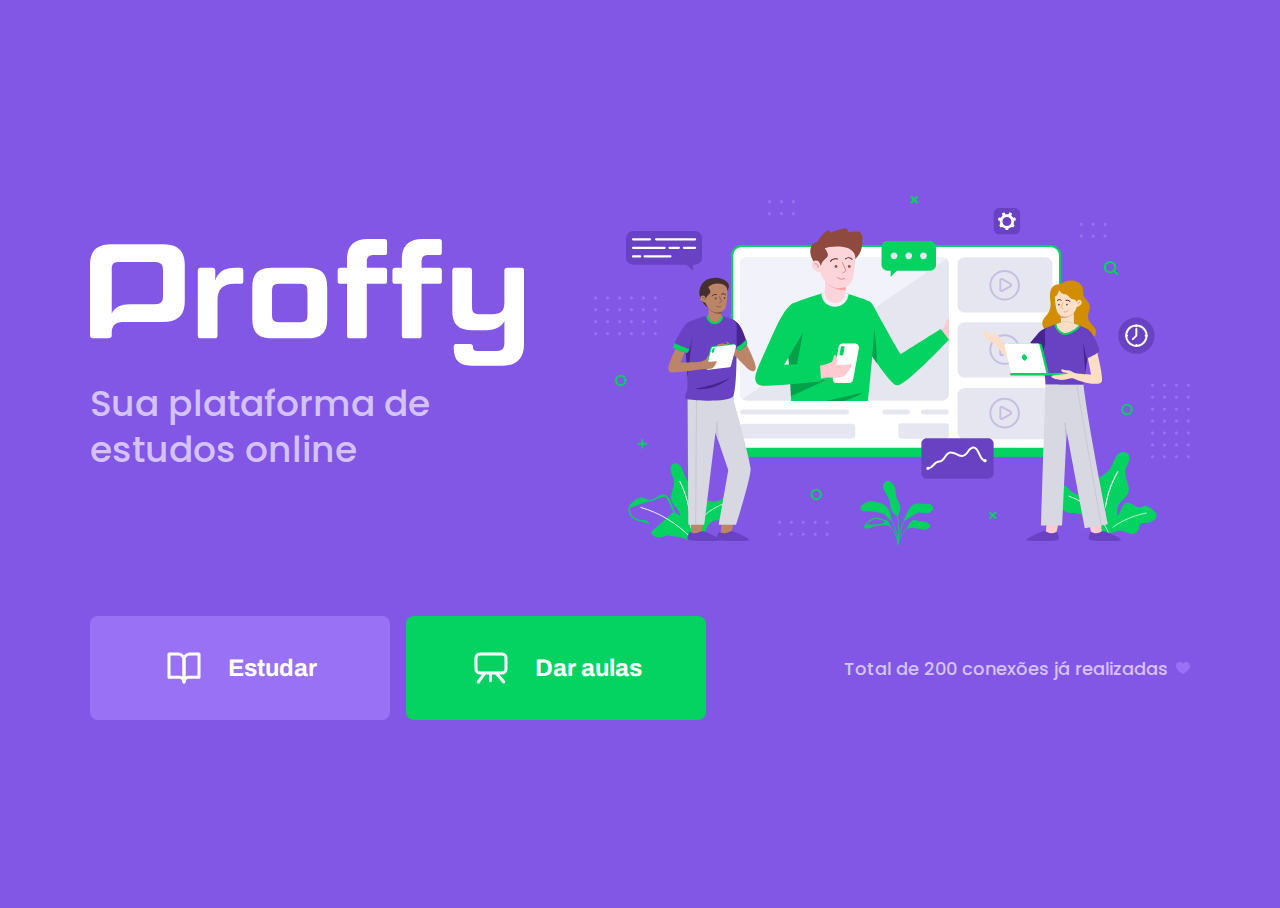
<file: index.html>
<!DOCTYPE html>
<html lang="pt-br"><!--lang é um atributo-->
<head>
    <meta charset="UTF-8">
    <meta name="viewport" content="width=device-width, initial-scale=1.0">
    <meta name="theme-color" content="#8257E5">
    <link rel="stylesheet" href="styles/partials/page-landing.css">
    <link rel="stylesheet" href="styles/main.css">
    <link href="https://fonts.googleapis.com/css2?family=Archivo:wght@400;700&amp;family=Poppins:wght@400;600&amp;display=swap" rel="stylesheet">

    <title>Proffy | Sua plataforma de estudos Online</title>
    <link rel="shortcut icon" href="images/favicon.png" type="image/png">
</head>

<body id="page-landing">
   
    <div id = "container">

        <div class="logo-container">
                <img src="/images/logo.svg" alt="logo_proffy">
                <h2>Sua plataforma de estudos online</h2>
        </div>

        <img class="hero-image" src="/images/landing.svg" alt="Plataforma de estudos">

         <div class="buttons-container">

             <a class="study"href="/study.html">
             <img src="/images/icons/study.svg" alt="estudar">Estudar
            </a>

            <a class="give-classes"href="/give-classes.html">
                <img src="/images/icons/give-classes.svg" alt="Dar aulas">Dar aulas
             </a>
         </div>

         <p class="total-connections">
             Total de 200 conexões já realizadas
             <img src="/images/icons/purple-heart.svg" alt="coração roxo">
         </p>

    </div>    

</body>
</html>
</file>
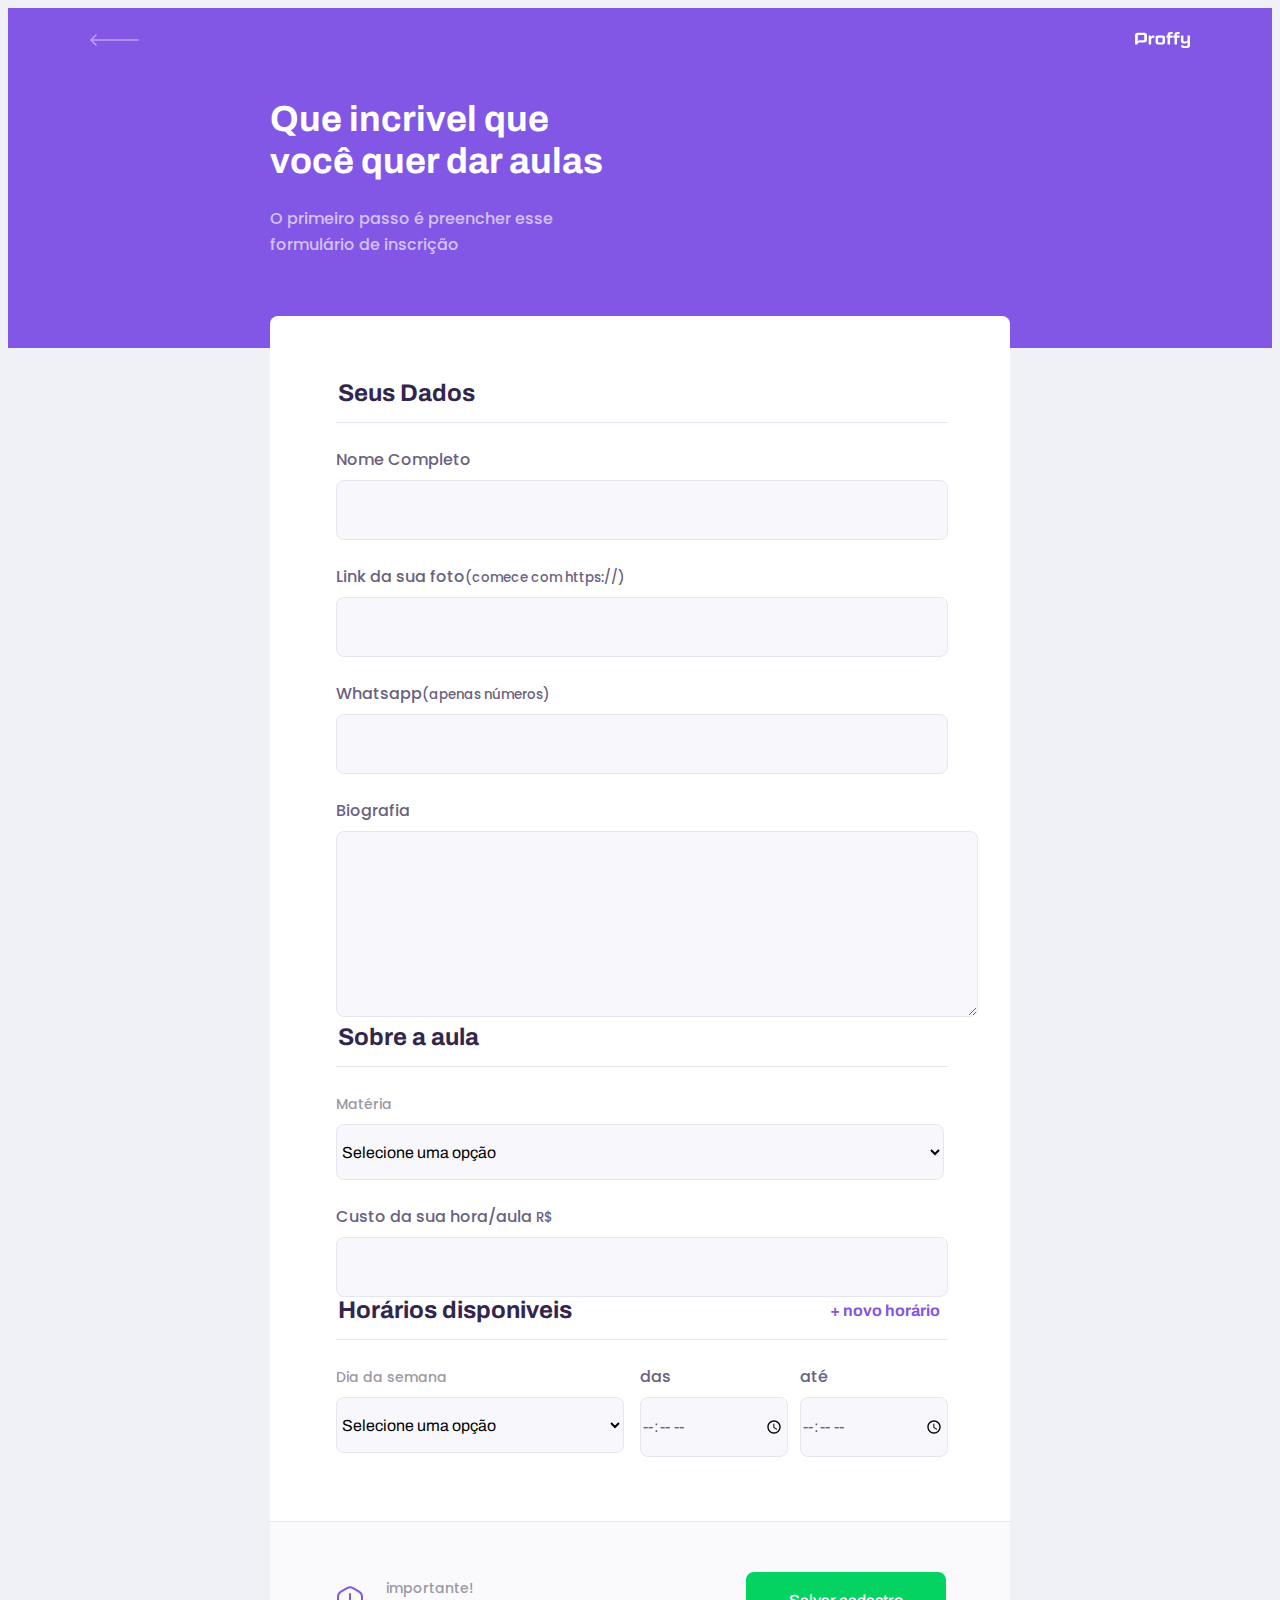
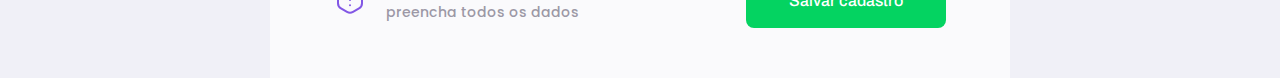
<file: give-classes.html>
<!DOCTYPE html>
<html lang="pt-br">
  <!--lang é um atributo-->
  <head>
    <meta charset="UTF-8" />
    <meta name="viewport" content="width=device-width, initial-scale=1.0" />
    <link rel="stylesheet" href="styles/partials/page-give-classes.css" />
    <link rel="stylesheet" href="styles/partials/header.css" />
    <link rel="stylesheet" href="styles/partials/forms.css" />
    <link rel="stylesheet" href="styles/main.css" />
    <link
      href="https://fonts.googleapis.com/css2?family=Archivo:wght@400;700&amp;family=Poppins:wght@400;600&amp;display=swap"
      rel="stylesheet"
    />
  <script src="/scripts/addField.js" defer></script>

    <title>Proffy | Sua plataforma de estudos Online</title>
  </head>

  <body id="page-give-classes">
    <div id="container">
      <header class="page-header">
        <div class="top-bar-container">
          <a href="/"> <img src="/images/icons/back.svg" alt="home" /></a>

          <img src="/images/logo.svg" alt="proffy" />
        </div>
        <div class="header-content">
          <strong>Que incrivel que você quer dar aulas</strong>
          <p>O primeiro passo é preencher esse formulário de inscrição</p>
        </div>
      </header>

      <main>
        <form action="" id="create-class">
          <fieldset>
            <legend>Seus Dados</legend>

            <div class="input-block">
              <label for="name">Nome Completo</label>
              <input name="name" id="name" required />
            </div>

            <div class="input-block">
              <label for="avatar"
                >Link da sua foto<small>(comece com https://) </small></label
              >
              <input name="avatar" id="avatar" type="url" required />
            </div>

            <div class="input-block">
              <label for="whatsapp"
                >Whatsapp<small>(apenas números) </small></label
              >
              <input name="whatsapp" id="whatsapp" type="number" required />
            </div>

            <div class="textarea-block">
              <label for="bio">Biografia</label>
              <textarea name="bio" id="bio" required></textarea>
            </div>
          </fieldset>

          <fieldset>
            <legend>Sobre a aula</legend>
            <div class="select-block">
              <label for="subject">Matéria</label>
              <select name="subject" id="subject" required>
                <option value="">Selecione uma opção</option>
                <option value="1">Artes</option>
                <option value="2">Biologia</option>
                <option value="3">Ciências</option>
                <option value="4">Educação física</option>
                <option value="5">Física</option>
                <option value="6">Geografia</option>
                <option value="7">História</option>
                <option value="8">Matemática</option>
                <option value="9">Português</option>
                <option value="10">Química</option>
              </select>
            </div>
            <div class="input-block">
              <label for="cost">Custo da sua hora/aula <small>R$</small></label>
              <input type="number" name="cost" id="cost" required />
            </div>
          </fieldset>

          <fieldset id="schedule-items">
            <legend>
              Horários disponiveis
              <button id="add-time" type="button">+ novo horário</button>
            </legend>

            <div class="schedule-item">
              <div class="select-block">
                <label for="weekday">Dia da semana</label>
                <select name="weekday[]"  required>
                  <option value="">Selecione uma opção</option>
                  <option value="0">Domingo</option>
                  <option value="1">Segunda-feira</option>
                  <option value="2">Terça-feira</option>
                  <option value="3">Quarta-feira</option>
                  <option value="4">Quinta-feira</option>
                  <option value="5">Sexta-feira</option>
                  <option value="6">Sabado</option></select>
              </div>
              <div class="input-block">
                <label for="time_from">das</label>
                <input type="time"  name="time_from[]" required>
              </div>

              <div class="input-block">
                <label for="time_to">até</label>
                <input type="time"  name="time_to[]" required>
              </div>
            </div>

          </fieldset>
        </form>

        <footer>
          <p>
            <img src="/images/icons/warning.svg" 
            alt="Aviso importante">importante!<br>
            preencha todos os dados
          </p>
          <button type="submit" form="create-class">Salvar cadastro
          </button>

        </footer>
      </main>
    </div>
  </body>
</html>
</file>
<file: styles/partials/page-landing.css>
#page-landing{
    background: var(--color-primary);
}

#container{
    color: var(--color-text-in-primary);
}

.logo-container img {

    height: 10rem;
}

.hero-image{
    width: 100%;

}

.logo-container {
text-align: center;
margin-bottom: 3.2rem;
}

.logo-container h2 {
    font-weight: 500;
    font-size: 3.6rem;
    line-height: 4.6rem;
    margin-top: 0.8rem;
}

.buttons-container {
    display: flex;
    justify-content: center;
    margin: 3.2rem 0;

}

.buttons-container a {
    width:  30rem;
    height: 10.4rem;
    border-radius: 0.8rem;
    margin-right: 1.6rem;
    font: 700 2.4rem Archivo;
    display: flex;
    align-items: center;
    justify-content: center;
    text-decoration: none;
    color: var(--color-button-text);
    transition: background  0.2s;

}

.buttons-container a img{
    width: 4rem;
    margin-right: 2.4rem;
}

.buttons-container a.study{
    background: var(--color-primary-lighter);

}

.buttons-container a.study:hover{
        background: var(--color-primary-light);
}
.buttons-container a.give-classes{
    background: var(--color-secondary);
    margin-right: 0;

}

.buttons-container a.give-classes:hover{
    background: var(--color-secondary-dark);

}


.total-connections{
    font-size: 1.8rem;
    display: flex;
    align-items: center;
    justify-content: center;
   
}

.total-connections img{
    margin-left: 0.8rem;

}
@media (max-width: 699px) {
    :root{
        font-size: 40%;
    }

}

@media (min-width: 1100px) {
    #page-landing #container{
        max-width: 1100px;
        display: grid;
        grid-template-columns: 2fr 1fr 2fr;
        grid-template-rows: 350px 1fr;
        grid-template-areas: 
        "proffy image image"
        "button button texting";
        gap: 70px;
    }

    .logo-container{
        grid-area: proffy;
        text-align: initial;
        align-self: center;
        margin: 0;
    }

    .logo-container img{
        height: 100%;


    }
    .hero-image{
        grid-area: image;
     }
    .buttons-container{
        grid-area: button;
        justify-content: flex-start;
        margin: 0;

    }
    .total-connections{
        grid-area: texting;
        justify-self: end;
    }
}
</file>
<file: styles/main.css>
:root { /*--variais css--*/ 
    --color-background: #F0F0F7;
    --color-primary-lighter: #9871F5;
    --color-primary-light: #916BEA;
    --color-primary: #8257E5;
    --color-primary-dark: #774DD6;
    --color-primary-darker: #6842c2;
    --color-secondary: #04D361;
    --color-secondary-dark: #04BF58;
    --color-title-in-primary: #FFFFFF;
    --color-text-in-primary: #D4C2FF;
    --color-text-title: #32264D;
    --color-text-complement: #9C98A6;
    --color-text-base: #6A6180;
    --color-line-in-white: #E6E6F0;
    --color-input-background: #F8F8FC;
    --color-button-text: #FFFFFF;
    --color-box-base: #FFFFFF;
    --color-box-footer: #FAFAFC;
    --color-small-info: #C1BCCC;
  /*tamanho da fonte*/
    font-size: 60%; /* controle das medidas rem */
}

body, html{

    height: 100vh;
}
body{
    background: var(--color-background);
    display: flex;
    align-items: center;
    justify-content: center;
 }

 /*{
     margin: 0;
     padding: 0;
     box-sizing: border-box ;
 }
 */

body,
input,
button,
textarea{
    font: 500 1.6rem Poppins;
    color: var(--color-text-base);

}

 #container{
     width: 90vw;
     max-width: 700px;
     
 }

 @media (min-width: 700px) {
     :root{
         font-size: 62.5%;
     }
 }
</file>
<file: styles/partials/page-give-classes.css>
#page-give-classes #container {
  width: 100vw;
  height: 100vh;
}

#page-give-classes .page-header .header-content {
  margin-bottom: 6.4rem;
}

#page-give-classes main {
  background: var(--color-box-base);
  width: 100%;
  max-width: 74rem;
  border-radius: 0.8rem;
  margin: -3.2rem auto 3.2rem;
  padding-top: 6.4rem;
}
#page-give-classes fieldset {
  border: none;
  padding: 0 2.4rem;
}

#page-give-classes fieldset legend {
  font: 700 2.4rem Archivo;
  color: var(--color-text-title);
  margin-bottom: 2.4rem;

  display: flex;
  align-items: center;
  justify-content: space-between;
  width: 100%;
  padding-bottom: 1.6rem;
  border-bottom: 1px solid var(--color-line-in-white);
}

#page-give-classes fieldset legend button {
  background: none;
  border: 0;
  color: var(--color-primary);
  font: 700 1.6rem Archivo;
  cursor: pointer;
  transition: 0.2s;
}
#page-give-classes fieldset legend button:hover {
  color: var(--color-primary-dar);
}

#pages-give-classes fieldset + fieldset {
  margin-top: 6.4rem;
}

#page-give-classes .input-block + .input-block,
#page-give-classes .input-block + .textarea-block,
#page-give-classes .select-block + .input-block {
  margin-top: 2.4rem;
}

#page-give-classes main footer {
  padding: 4rem 2.4rem;
  background: var(--color-box-footer);
  border-top: 1px solid var(--color-line-in-white);
  margin-top: 6.4rem;
}

#page-give-classes main footer p {
  display: flex;
  align-items: center;
  justify-content: center;
  font-size: 1.4rem;
  line-height: 2.4rem;
  color: var(--color-text-complement);
}

#page-give-classes main footer img {
  margin-right: 2rem;
}

#page-give-classes main footer button {
  width: 100%;
  height: 5.6rem;
  background: var(--color-secondary);
  color: var(--color-button-text);
  border: 0;
  border-radius: 0.8rem;
  cursor: pointer;
  font: 500 1.6rem Archivo;
  display: flex;
  align-items: center;
  justify-content: center;
  text-decoration: none;
  transition: 0.2s;
  margin-top: 3.2rem;
}

#page-give-classes main footer button:hover {
  background: var(--color-secondary-dark);
}

.schedule-item + .schedule-item {
  margin-top: 3.2rem;
  padding-top: 3.2rem;
  border-top: 1px solid var (--color-line-in-white);
}

@media (min-width: 700px) {
  #page-give-classes #container {
    max-width: 100vw;
  }
  #page-give-classes .page-header .header-content {
    margin-bottom: 0;
  }
  #page-give-classes main fieldset {
    padding: 0 64px;
  }

  .schedule-item {
    display: grid;
    grid-template-columns: 2fr 1fr 1fr;
    column-gap: 1.6rem;
  }
  #page-give-classes #schedule-items .select-block + .input-block,
  #page-give-classes #schedule-items .input-block + .input-block {
    margin-top: 0;
  }
  #page-give-classes main footer {
    padding: 40px 64px;
    display: flex;
    align-items: center;
    justify-content: space-between;
  }
  #page-give-classes main footer button{
      margin-top: 0;
      width: 200px;
  }

}
</file>
<file: styles/partials/header.css>
#page-study #container{
    width: 100vw;
    height: 100vh;

}
.page-header{
    background-color: var(--color-primary);
    display: flex;
    flex-direction: column;
}

.page-header .top-bar-container{
    width: 90%;
    margin: 0 auto;
    display: flex;
    align-items: center;
    justify-content: space-between;
    padding: 1.6rem 0;
}



.page-header .top-bar-container a {
    height: 3.2rem;
    transition: opacity 0.2s;

}

.page-header .top-bar-container a:hover {
    opacity: 0.6;
}

.page-header .top-bar-container > img{
    height: 1.6rem;
}

.page-header .header-content {
            width: 90%;
            margin: 3.2rem auto;
            position: relative;
}

.page-header .header-content strong {
        font: 700 3.6rem Archivo;
        line-height: 4.2rem;
        color: var(--color-title-in-primary)

}
.page-header .header-content strong{
    max-width: 350px;
}

.page-header .header-content p{
    max-width: 30rem;
    font-size: 1.6rem;
    line-height: 2.6rem;
    color: var(--color-text-in-primary);
    margin-top:2.4rem;
}

@media (min-width: 700px) {
  

     .page-header{
         height: 340px;
     }
  
     .page-header .top-bar-container{
         max-width: 1100px;
     }

     .page-header .header-content{
         max-width: 740px;
         flex:1 1;
         padding-bottom: 48px;
         display: flex;
         flex-direction: column;
         justify-content: center;
         margin: 0 auto;
     }

}
</file>
<file: styles/partials/forms.css>
.select-block label,
.input-block label
.textarea-block label  {
    font-size: 1.4rem;
    color: var(--color-text-complement);
}

.input-block input,
.select-block select,
.textarea-block textarea
{
    width: 100%;
    height: 5.6rem;
    margin-top: 0.8rem;
    border-radius: 0.8rem;
    background: var(--color-input-background);
    border: 1px solid var(--color-line-in-white);
    outline: 0;
    padding:0.1rem;
    font: 1.6rem Archivo;
}

.textarea-block textarea{
    padding: 1.2rem 1.6rem;
    height: 16rem;
    resize: vertical;
}


.input-block,
.textarea-block{
    position: relative;

}
.input-block:focus-within::after,
.textarea-block:focus-within::after {
    content: "";
    width: calc(100% - 3.2rem);
    height: 2px;
    background: var(--color-primary-light);
    position: absolute;
    left: 1.6rem;
    right: 1.6rem;
    bottom: 0;
}
</file>
